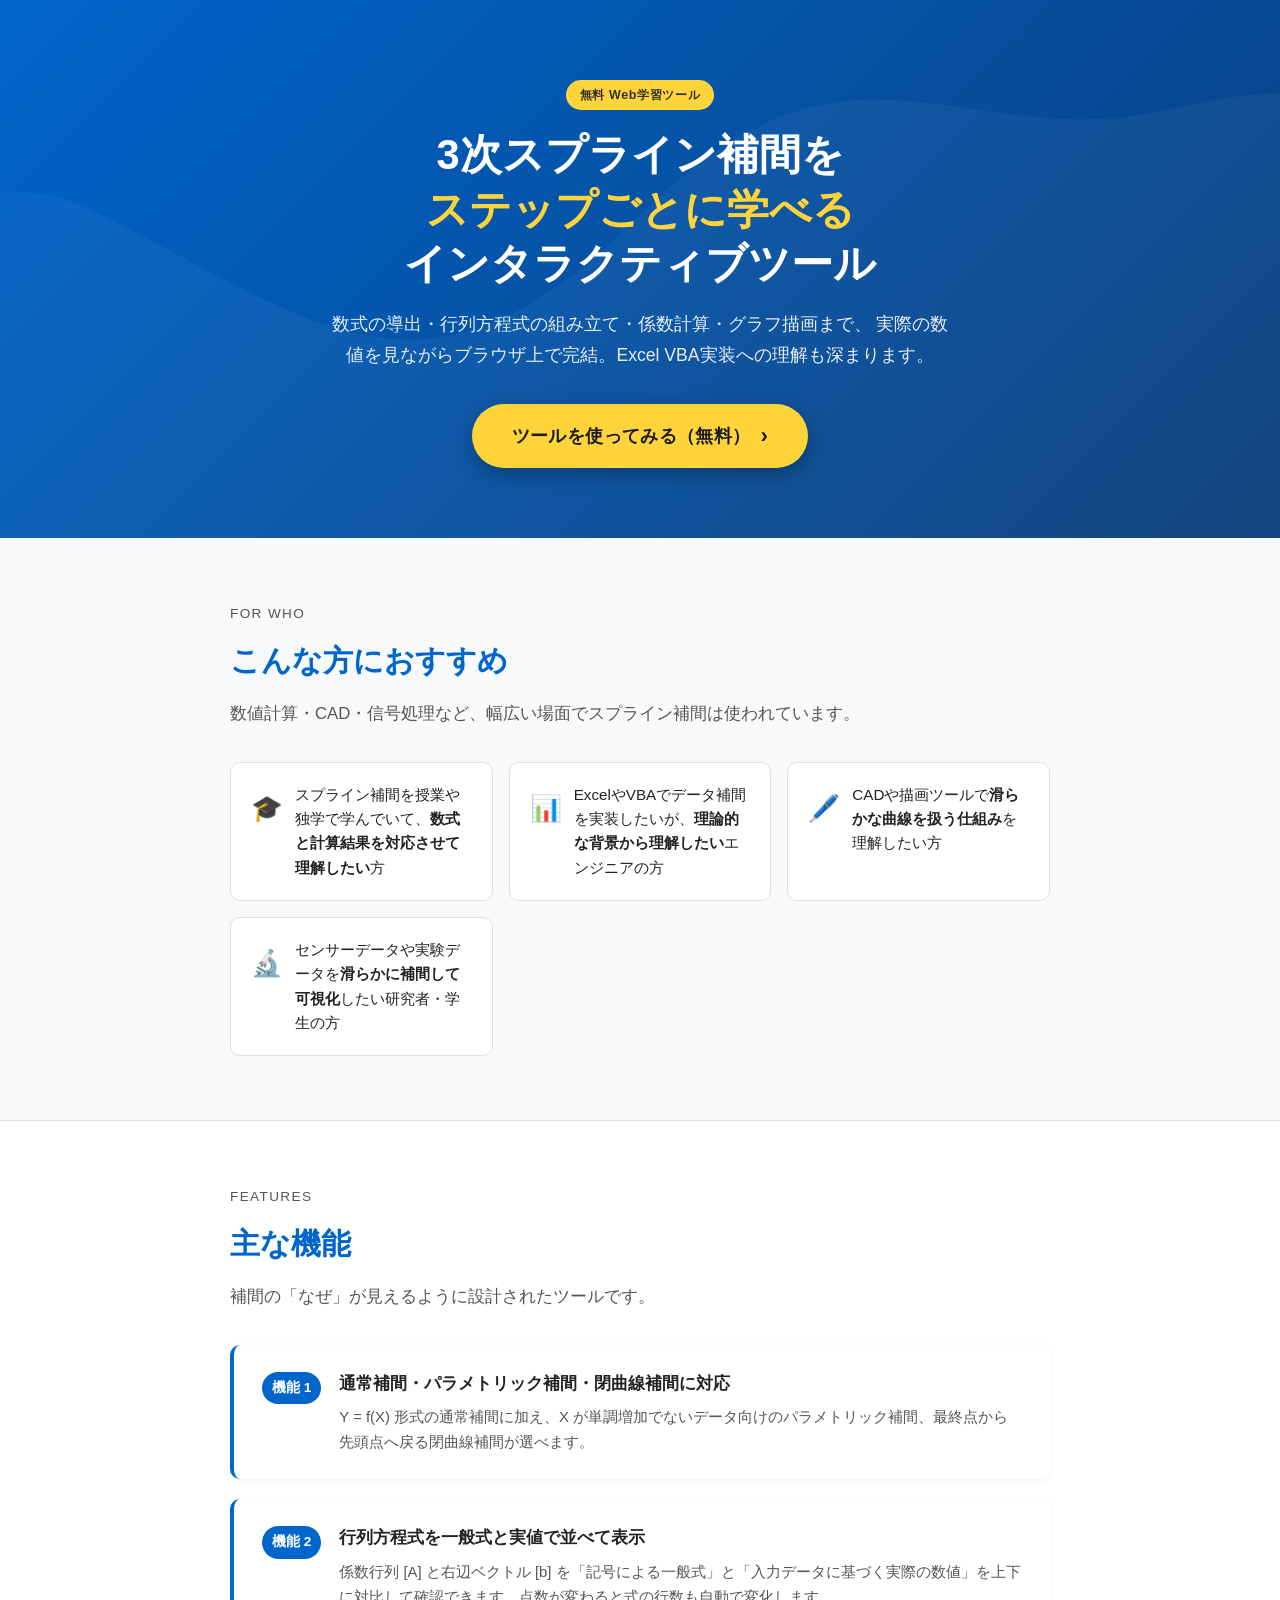
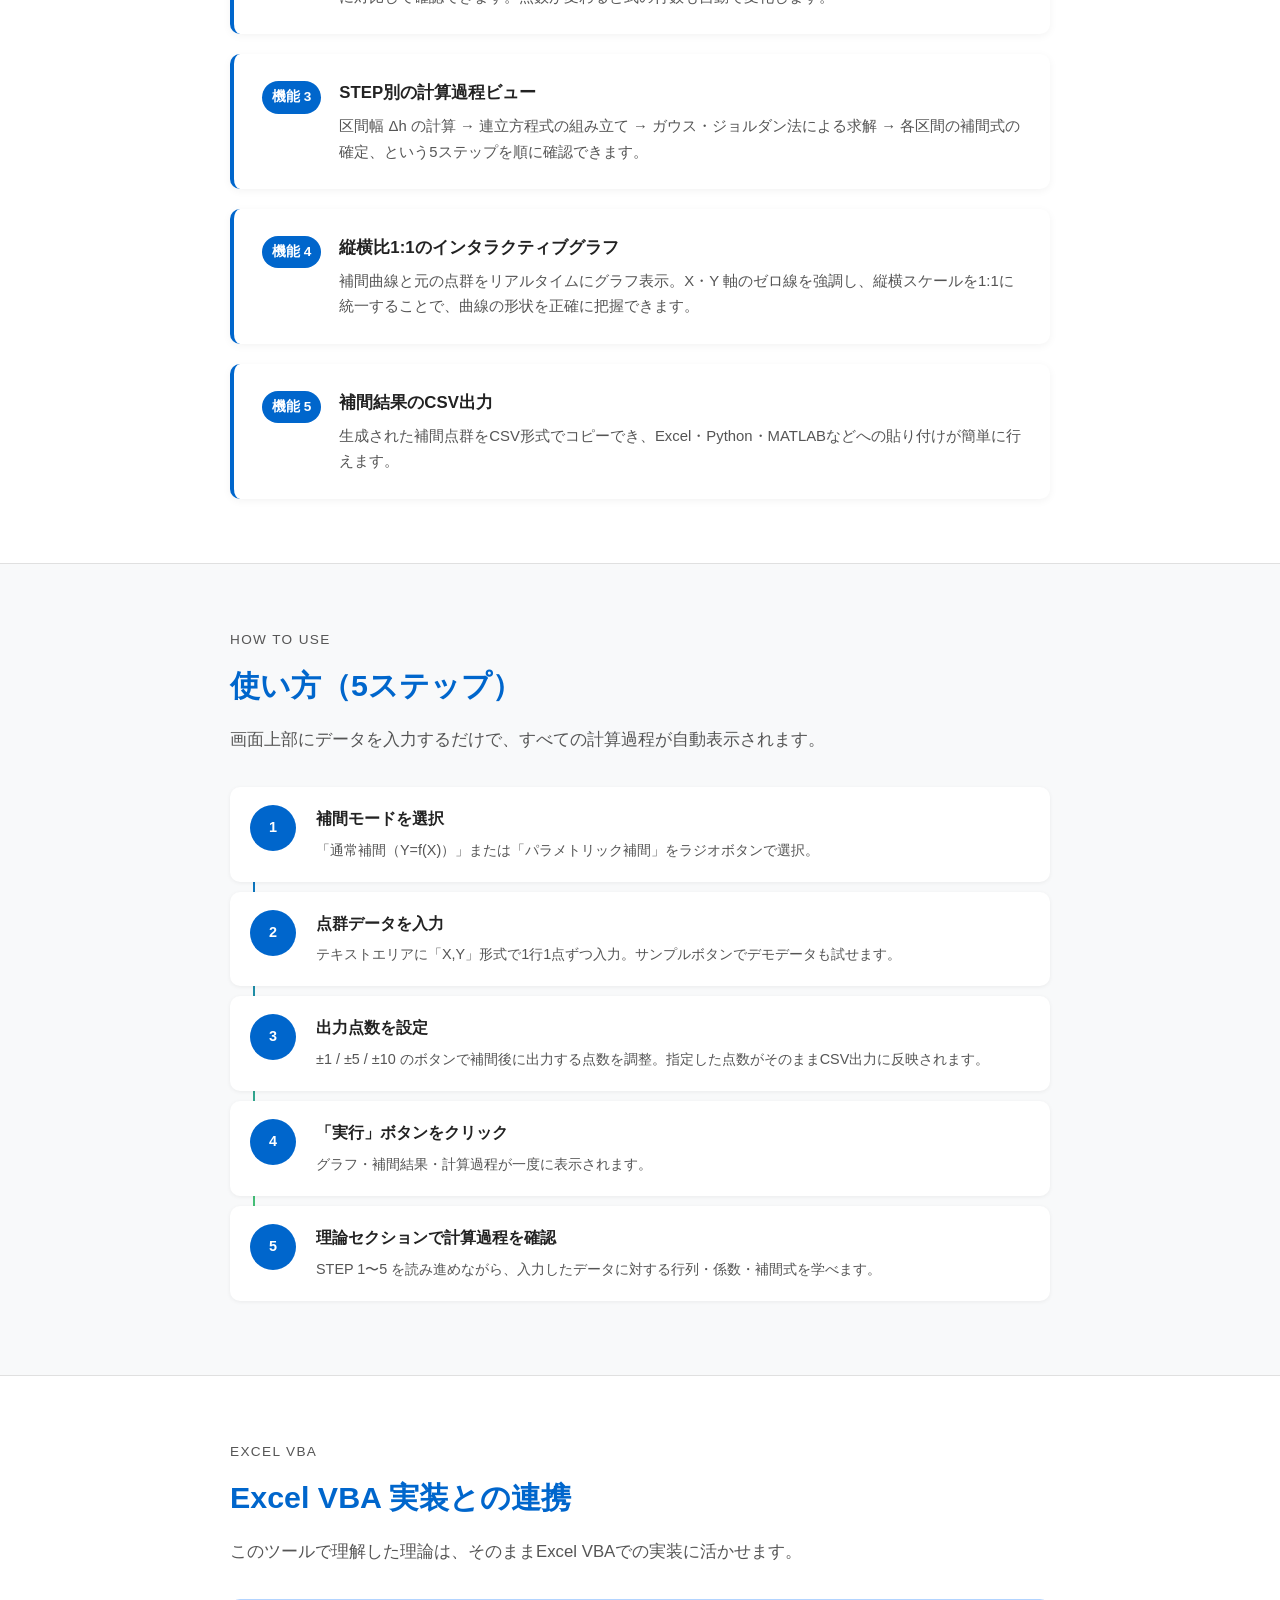
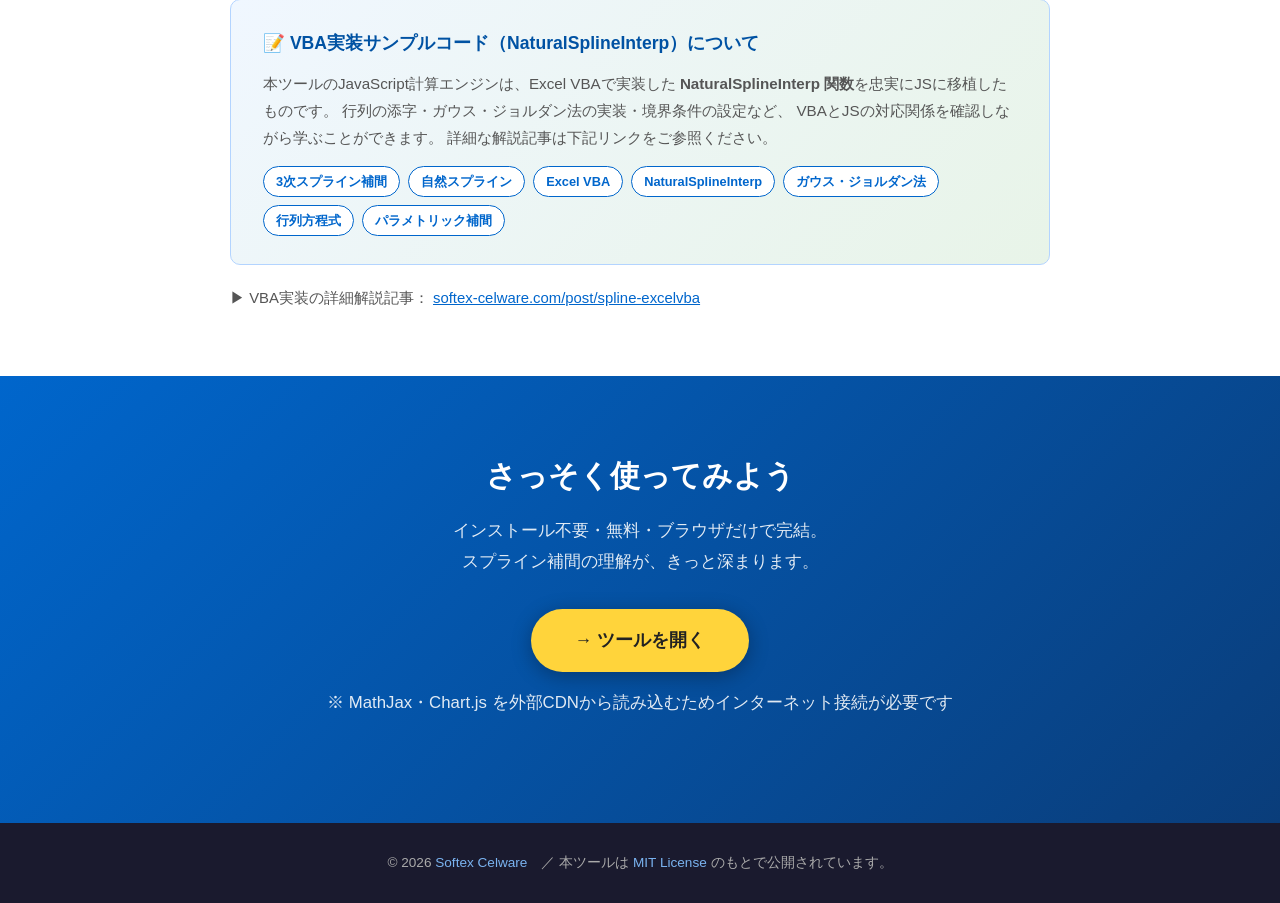
<file: lp/index.html>
<!DOCTYPE html>
<html lang="ja">
<head>
  <meta charset="UTF-8">
  <meta name="viewport" content="width=device-width, initial-scale=1.0">
  <title>3次スプライン補間 学習ツール 紹介｜数式導出からExcel VBA実装まで無料で学べる</title>
  <meta name="description" content="3次スプライン補間を基礎から学べる無料Webツールの紹介記事。通常補間、パラメトリック補間、閉曲線補間の行列方程式・係数計算・グラフ可視化をブラウザ上で体験。Excel VBA実装コードも解説。">
  <meta name="keywords" content="スプライン補間, 3次スプライン補間, 学習ツール, Excel VBA, 数値計算, 補間曲線, パラメトリック補間, 閉曲線補間, 周期スプライン">
  <meta name="author" content="Softex Celware">
  <meta name="robots" content="index, follow">
  <link rel="canonical" href="https://cubic-spline-learning-tool.netlify.app/lp/">

  <!-- OGP -->
  <meta property="og:type" content="article">
  <meta property="og:title" content="3次スプライン補間 学習ツール 紹介｜数式導出からExcel VBA実装まで無料で学べる">
  <meta property="og:description" content="3次スプライン補間を基礎から学べる無料Webツールの紹介。通常補間・パラメトリック補間・閉曲線補間の行列方程式とグラフをブラウザ上で体験。">
  <meta property="og:url" content="https://cubic-spline-learning-tool.netlify.app/lp/">
  <meta property="og:locale" content="ja_JP">

  <!-- Twitter Card -->
  <meta name="twitter:card" content="summary">
  <meta name="twitter:title" content="3次スプライン補間 学習ツール 紹介">
  <meta name="twitter:description" content="通常補間・パラメトリック補間・閉曲線補間をステップごとに学べる無料Webツール。Excel VBA実装解説付き。">

  <link rel="icon" type="image/svg+xml" href="../favicon.svg">
  <style>
    :root {
      --primary: #0066cc;
      --primary-dark: #0052a3;
      --accent: #ffd43b;
      --accent2: #51cf66;
      --text: #222;
      --text-light: #555;
      --bg: #f8f9fa;
      --white: #fff;
      --border: #e0e0e0;
      --radius: 10px;
    }
    * { box-sizing: border-box; margin: 0; padding: 0; }
    body {
      font-family: 'Segoe UI', 'Hiragino Sans', 'Yu Gothic', sans-serif;
      background: var(--bg);
      color: var(--text);
      line-height: 1.8;
    }

    /* ===== ヒーロー ===== */
    .hero {
      background: linear-gradient(135deg, #0066cc 0%, #0a3d7a 100%);
      color: white;
      padding: 80px 20px 70px;
      text-align: center;
      position: relative;
      overflow: hidden;
    }
    .hero .container {
      position: relative;
      z-index: 5;
    }
    .hero::before {
      content: '';
      position: absolute;
      inset: 0;
      background: url("data:image/svg+xml,%3Csvg xmlns='http://www.w3.org/2000/svg' viewBox='0 0 800 200'%3E%3Cpath d='M0 150 C100 150,120 40,200 80 C280 120,320 160,400 80 C480 0,520 60,600 40 C680 20,740 60,800 40 L800 200 L0 200Z' fill='rgba(255,255,255,0.04)'/%3E%3C/svg%3E") no-repeat bottom / cover;
      pointer-events: none;
    }
    .hero-badge {
      display: inline-block;
      background: var(--accent);
      color: #333;
      font-size: 0.78rem;
      font-weight: 700;
      padding: 4px 14px;
      border-radius: 20px;
      margin-bottom: 18px;
      letter-spacing: 0.05em;
    }
    .hero h1 {
      font-size: clamp(1.6rem, 4vw, 2.6rem);
      font-weight: 800;
      line-height: 1.3;
      margin-bottom: 18px;
    }
    .hero h1 span { color: var(--accent); }
    .hero p {
      font-size: clamp(0.95rem, 2vw, 1.1rem);
      opacity: 0.9;
      max-width: 620px;
      margin: 0 auto 32px;
    }
    .hero-btn {
      display: inline-flex;
      align-items: center;
      gap: 10px;
      background: var(--accent);
      color: #1a1a1a;
      font-weight: 800;
      font-size: 1.12rem;
      padding: 16px 40px;
      border-radius: 50px;
      text-decoration: none;
      transition: transform 0.18s cubic-bezier(.34,1.56,.64,1),
                  box-shadow 0.18s ease,
                  background 0.15s ease;
      box-shadow: 0 6px 20px rgba(0,0,0,0.3), 0 0 0 0 rgba(255,212,59,0.5);
      position: relative;
      z-index: 10;
      cursor: pointer;
      letter-spacing: 0.02em;
      /* 注目を引くパルスアニメーション */
      animation: pulse-glow 2.4s ease-in-out infinite;
    }
    @keyframes pulse-glow {
      0%   { box-shadow: 0 6px 20px rgba(0,0,0,0.3), 0 0 0 0 rgba(255,212,59,0.6); }
      60%  { box-shadow: 0 6px 20px rgba(0,0,0,0.3), 0 0 0 14px rgba(255,212,59,0); }
      100% { box-shadow: 0 6px 20px rgba(0,0,0,0.3), 0 0 0 0 rgba(255,212,59,0); }
    }
    .hero-btn::after {
      content: '›';
      font-size: 1.4rem;
      line-height: 1;
      transition: transform 0.18s ease;
    }
    .hero-btn:hover {
      transform: translateY(-3px) scale(1.04);
      box-shadow: 0 12px 32px rgba(0,0,0,0.35);
      background: #ffe566;
      animation: none;
    }
    .hero-btn:hover::after {
      transform: translateX(4px);
    }
    .hero-btn:active {
      transform: translateY(0) scale(0.98);
      box-shadow: 0 4px 12px rgba(0,0,0,0.25);
    }

    /* ===== 共通 ===== */
    .container { max-width: 860px; margin: 0 auto; padding: 0 20px; }
    section { padding: 64px 0; }
    section + section { border-top: 1px solid var(--border); }
    h2 {
      font-size: clamp(1.3rem, 3vw, 1.9rem);
      font-weight: 800;
      margin-bottom: 12px;
      color: var(--primary);
    }
    h2 .sub {
      display: block;
      font-size: 0.85rem;
      font-weight: 500;
      color: var(--text-light);
      margin-bottom: 6px;
      letter-spacing: 0.1em;
      text-transform: uppercase;
    }
    .lead {
      font-size: 1.05rem;
      color: var(--text-light);
      margin-bottom: 32px;
    }

    /* ===== こんな人に ===== */
    .target-grid {
      display: grid;
      grid-template-columns: repeat(auto-fit, minmax(220px, 1fr));
      gap: 16px;
      margin-top: 24px;
    }
    .target-card {
      background: white;
      border: 1.5px solid var(--border);
      border-radius: var(--radius);
      padding: 20px;
      display: flex;
      align-items: flex-start;
      gap: 12px;
    }
    .target-card .icon {
      font-size: 1.6rem;
      flex-shrink: 0;
      margin-top: 2px;
    }
    .target-card p { font-size: 0.95rem; line-height: 1.6; }

    /* ===== 機能紹介 ===== */
    .feature-list { display: flex; flex-direction: column; gap: 20px; margin-top: 24px; }
    .feature-item {
      background: white;
      border-radius: var(--radius);
      padding: 24px 28px;
      border-left: 4px solid var(--primary);
      box-shadow: 0 2px 8px rgba(0,0,0,0.05);
      display: flex;
      gap: 18px;
      align-items: flex-start;
    }
    .feature-item .num {
      background: var(--primary);
      color: white;
      font-weight: 700;
      font-size: 0.85rem;
      padding: 4px 10px;
      border-radius: 20px;
      flex-shrink: 0;
      margin-top: 3px;
    }
    .feature-item h3 { font-size: 1.05rem; margin-bottom: 6px; }
    .feature-item p { font-size: 0.93rem; color: var(--text-light); line-height: 1.7; }

    /* ===== STEPフロー ===== */
    .step-flow {
      display: flex;
      flex-direction: column;
      gap: 0;
      margin-top: 24px;
      position: relative;
    }
    .step-flow::before {
      content: '';
      position: absolute;
      left: 23px;
      top: 36px;
      bottom: 36px;
      width: 2px;
      background: linear-gradient(to bottom, var(--primary), var(--accent2));
    }
    .step-row {
      display: flex;
      gap: 20px;
      align-items: flex-start;
      background: white;
      border-radius: var(--radius);
      padding: 18px 20px;
      margin-bottom: 10px;
      box-shadow: 0 1px 4px rgba(0,0,0,0.06);
      position: relative;
      z-index: 1;
    }
    .step-circle {
      width: 46px;
      height: 46px;
      border-radius: 50%;
      background: var(--primary);
      color: white;
      font-weight: 800;
      font-size: 0.9rem;
      display: flex;
      align-items: center;
      justify-content: center;
      flex-shrink: 0;
    }
    .step-row h3 { font-size: 1rem; margin-bottom: 4px; }
    .step-row p { font-size: 0.9rem; color: var(--text-light); }

    /* ===== Excel VBAコーナー ===== */
    .vba-box {
      background: linear-gradient(135deg, #f0f7ff, #e8f4e8);
      border: 1.5px solid #b3d4ff;
      border-radius: var(--radius);
      padding: 28px 32px;
      margin-top: 24px;
    }
    .vba-box h3 { font-size: 1.1rem; color: var(--primary-dark); margin-bottom: 10px; }
    .vba-box p { font-size: 0.95rem; color: var(--text-light); margin-bottom: 14px; }
    .vba-tags { display: flex; flex-wrap: wrap; gap: 8px; }
    .vba-tag {
      background: white;
      border: 1px solid var(--primary);
      color: var(--primary);
      font-size: 0.8rem;
      font-weight: 600;
      padding: 3px 12px;
      border-radius: 20px;
    }

    /* ===== CTA ===== */
    .cta {
      background: linear-gradient(135deg, #0066cc, #0a3d7a);
      color: white;
      text-align: center;
      padding: 72px 20px;
    }
    .cta h2 { color: white; margin-bottom: 14px; }
    .cta p { opacity: 0.88; margin-bottom: 32px; font-size: 1.05rem; }
    .cta-btn {
      display: inline-block;
      background: var(--accent);
      color: #222;
      font-weight: 700;
      font-size: 1.1rem;
      padding: 16px 44px;
      border-radius: 50px;
      text-decoration: none;
      box-shadow: 0 4px 20px rgba(0,0,0,0.3);
      transition: transform 0.15s;
    }
    .cta-btn:hover { transform: translateY(-2px); }
    .cta-note { margin-top: 16px; font-size: 0.85rem; opacity: 0.7; }

    /* ===== フッター ===== */
    footer {
      background: #1a1a2e;
      color: #aaa;
      text-align: center;
      padding: 28px 20px;
      font-size: 0.85rem;
    }
    footer a { color: #7ab3f0; text-decoration: none; }

    @media (max-width: 600px) {
      .feature-item { flex-direction: column; gap: 8px; }
      .step-flow::before { display: none; }
    }
  </style>
</head>
<body>

  <!-- ===== ヒーローセクション ===== -->
  <div class="hero">
    <div class="container">
      <div class="hero-badge">無料 Web学習ツール</div>
      <h1>3次スプライン補間を<br><span>ステップごとに学べる</span><br>インタラクティブツール</h1>
      <p>
        数式の導出・行列方程式の組み立て・係数計算・グラフ描画まで、
        実際の数値を見ながらブラウザ上で完結。Excel VBA実装への理解も深まります。
      </p>
      <a href="https://cubic-spline-learning-tool.netlify.app/" class="hero-btn">ツールを使ってみる（無料）</a>
    </div>
  </div>

  <!-- ===== こんな人におすすめ ===== -->
  <section>
    <div class="container">
      <h2><span class="sub">For Who</span>こんな方におすすめ</h2>
      <p class="lead">数値計算・CAD・信号処理など、幅広い場面でスプライン補間は使われています。</p>
      <div class="target-grid">
        <div class="target-card">
          <div class="icon">🎓</div>
          <p>スプライン補間を授業や独学で学んでいて、<strong>数式と計算結果を対応させて理解したい</strong>方</p>
        </div>
        <div class="target-card">
          <div class="icon">📊</div>
          <p>ExcelやVBAでデータ補間を実装したいが、<strong>理論的な背景から理解したい</strong>エンジニアの方</p>
        </div>
        <div class="target-card">
          <div class="icon">🖊️</div>
          <p>CADや描画ツールで<strong>滑らかな曲線を扱う仕組み</strong>を理解したい方</p>
        </div>
        <div class="target-card">
          <div class="icon">🔬</div>
          <p>センサーデータや実験データを<strong>滑らかに補間して可視化</strong>したい研究者・学生の方</p>
        </div>
      </div>
    </div>
  </section>

  <!-- ===== 機能紹介 ===== -->
  <section style="background: white;">
    <div class="container">
      <h2><span class="sub">Features</span>主な機能</h2>
      <p class="lead">補間の「なぜ」が見えるように設計されたツールです。</p>
      <div class="feature-list">
        <div class="feature-item">
          <span class="num">機能 1</span>
          <div>
            <h3>通常補間・パラメトリック補間・閉曲線補間に対応</h3>
            <p>Y = f(X) 形式の通常補間に加え、X が単調増加でないデータ向けのパラメトリック補間、最終点から先頭点へ戻る閉曲線補間が選べます。</p>
          </div>
        </div>
        <div class="feature-item">
          <span class="num">機能 2</span>
          <div>
            <h3>行列方程式を一般式と実値で並べて表示</h3>
            <p>係数行列 [A] と右辺ベクトル [b] を「記号による一般式」と「入力データに基づく実際の数値」を上下に対比して確認できます。点数が変わると式の行数も自動で変化します。</p>
          </div>
        </div>
        <div class="feature-item">
          <span class="num">機能 3</span>
          <div>
            <h3>STEP別の計算過程ビュー</h3>
            <p>区間幅 Δh の計算 → 連立方程式の組み立て → ガウス・ジョルダン法による求解 → 各区間の補間式の確定、という5ステップを順に確認できます。</p>
          </div>
        </div>
        <div class="feature-item">
          <span class="num">機能 4</span>
          <div>
            <h3>縦横比1:1のインタラクティブグラフ</h3>
            <p>補間曲線と元の点群をリアルタイムにグラフ表示。X・Y 軸のゼロ線を強調し、縦横スケールを1:1に統一することで、曲線の形状を正確に把握できます。</p>
          </div>
        </div>
        <div class="feature-item">
          <span class="num">機能 5</span>
          <div>
            <h3>補間結果のCSV出力</h3>
            <p>生成された補間点群をCSV形式でコピーでき、Excel・Python・MATLABなどへの貼り付けが簡単に行えます。</p>
          </div>
        </div>
      </div>
    </div>
  </section>

  <!-- ===== 使い方フロー ===== -->
  <section>
    <div class="container">
      <h2><span class="sub">How to Use</span>使い方（5ステップ）</h2>
      <p class="lead">画面上部にデータを入力するだけで、すべての計算過程が自動表示されます。</p>
      <div class="step-flow">
        <div class="step-row">
          <div class="step-circle">1</div>
          <div>
            <h3>補間モードを選択</h3>
            <p>「通常補間（Y=f(X)）」または「パラメトリック補間」をラジオボタンで選択。</p>
          </div>
        </div>
        <div class="step-row">
          <div class="step-circle">2</div>
          <div>
            <h3>点群データを入力</h3>
            <p>テキストエリアに「X,Y」形式で1行1点ずつ入力。サンプルボタンでデモデータも試せます。</p>
          </div>
        </div>
        <div class="step-row">
          <div class="step-circle">3</div>
          <div>
            <h3>出力点数を設定</h3>
            <p>±1 / ±5 / ±10 のボタンで補間後に出力する点数を調整。指定した点数がそのままCSV出力に反映されます。</p>
          </div>
        </div>
        <div class="step-row">
          <div class="step-circle">4</div>
          <div>
            <h3>「実行」ボタンをクリック</h3>
            <p>グラフ・補間結果・計算過程が一度に表示されます。</p>
          </div>
        </div>
        <div class="step-row">
          <div class="step-circle">5</div>
          <div>
            <h3>理論セクションで計算過程を確認</h3>
            <p>STEP 1〜5 を読み進めながら、入力したデータに対する行列・係数・補間式を学べます。</p>
          </div>
        </div>
      </div>
    </div>
  </section>

  <!-- ===== Excel VBA ===== -->
  <section style="background: white;">
    <div class="container">
      <h2><span class="sub">Excel VBA</span>Excel VBA 実装との連携</h2>
      <p class="lead">このツールで理解した理論は、そのままExcel VBAでの実装に活かせます。</p>
      <div class="vba-box">
        <h3>📝 VBA実装サンプルコード（NaturalSplineInterp）について</h3>
        <p>
          本ツールのJavaScript計算エンジンは、Excel VBAで実装した
          <strong>NaturalSplineInterp 関数</strong>を忠実にJSに移植したものです。
          行列の添字・ガウス・ジョルダン法の実装・境界条件の設定など、
          VBAとJSの対応関係を確認しながら学ぶことができます。
          詳細な解説記事は下記リンクをご参照ください。
        </p>
        <div class="vba-tags">
          <span class="vba-tag">3次スプライン補間</span>
          <span class="vba-tag">自然スプライン</span>
          <span class="vba-tag">Excel VBA</span>
          <span class="vba-tag">NaturalSplineInterp</span>
          <span class="vba-tag">ガウス・ジョルダン法</span>
          <span class="vba-tag">行列方程式</span>
          <span class="vba-tag">パラメトリック補間</span>
        </div>
      </div>
      <p style="margin-top:20px; font-size:0.93rem; color:var(--text-light);">
        ▶ VBA実装の詳細解説記事：
        <a href="https://www.softex-celware.com/post/spline-excelvba"
           style="color:var(--primary);" target="_blank" rel="noopener">
          softex-celware.com/post/spline-excelvba
        </a>
      </p>
    </div>
  </section>

  <!-- ===== CTA ===== -->
  <div class="cta">
    <div class="container">
      <h2>さっそく使ってみよう</h2>
      <p>インストール不要・無料・ブラウザだけで完結。<br>スプライン補間の理解が、きっと深まります。</p>
      <a href="https://cubic-spline-learning-tool.netlify.app/" class="cta-btn">→ ツールを開く</a>
      <p class="cta-note">※ MathJax・Chart.js を外部CDNから読み込むためインターネット接続が必要です</p>
    </div>
  </div>

  <!-- ===== フッター ===== -->
  <footer>
    <p>
      © 2026 <a href="https://www.softex-celware.com/" target="_blank" rel="noopener">Softex Celware</a>　／
      本ツールは <a href="../LICENSE" target="_blank">MIT License</a> のもとで公開されています。
    </p>
  </footer>

</body>
</html>
</file>
